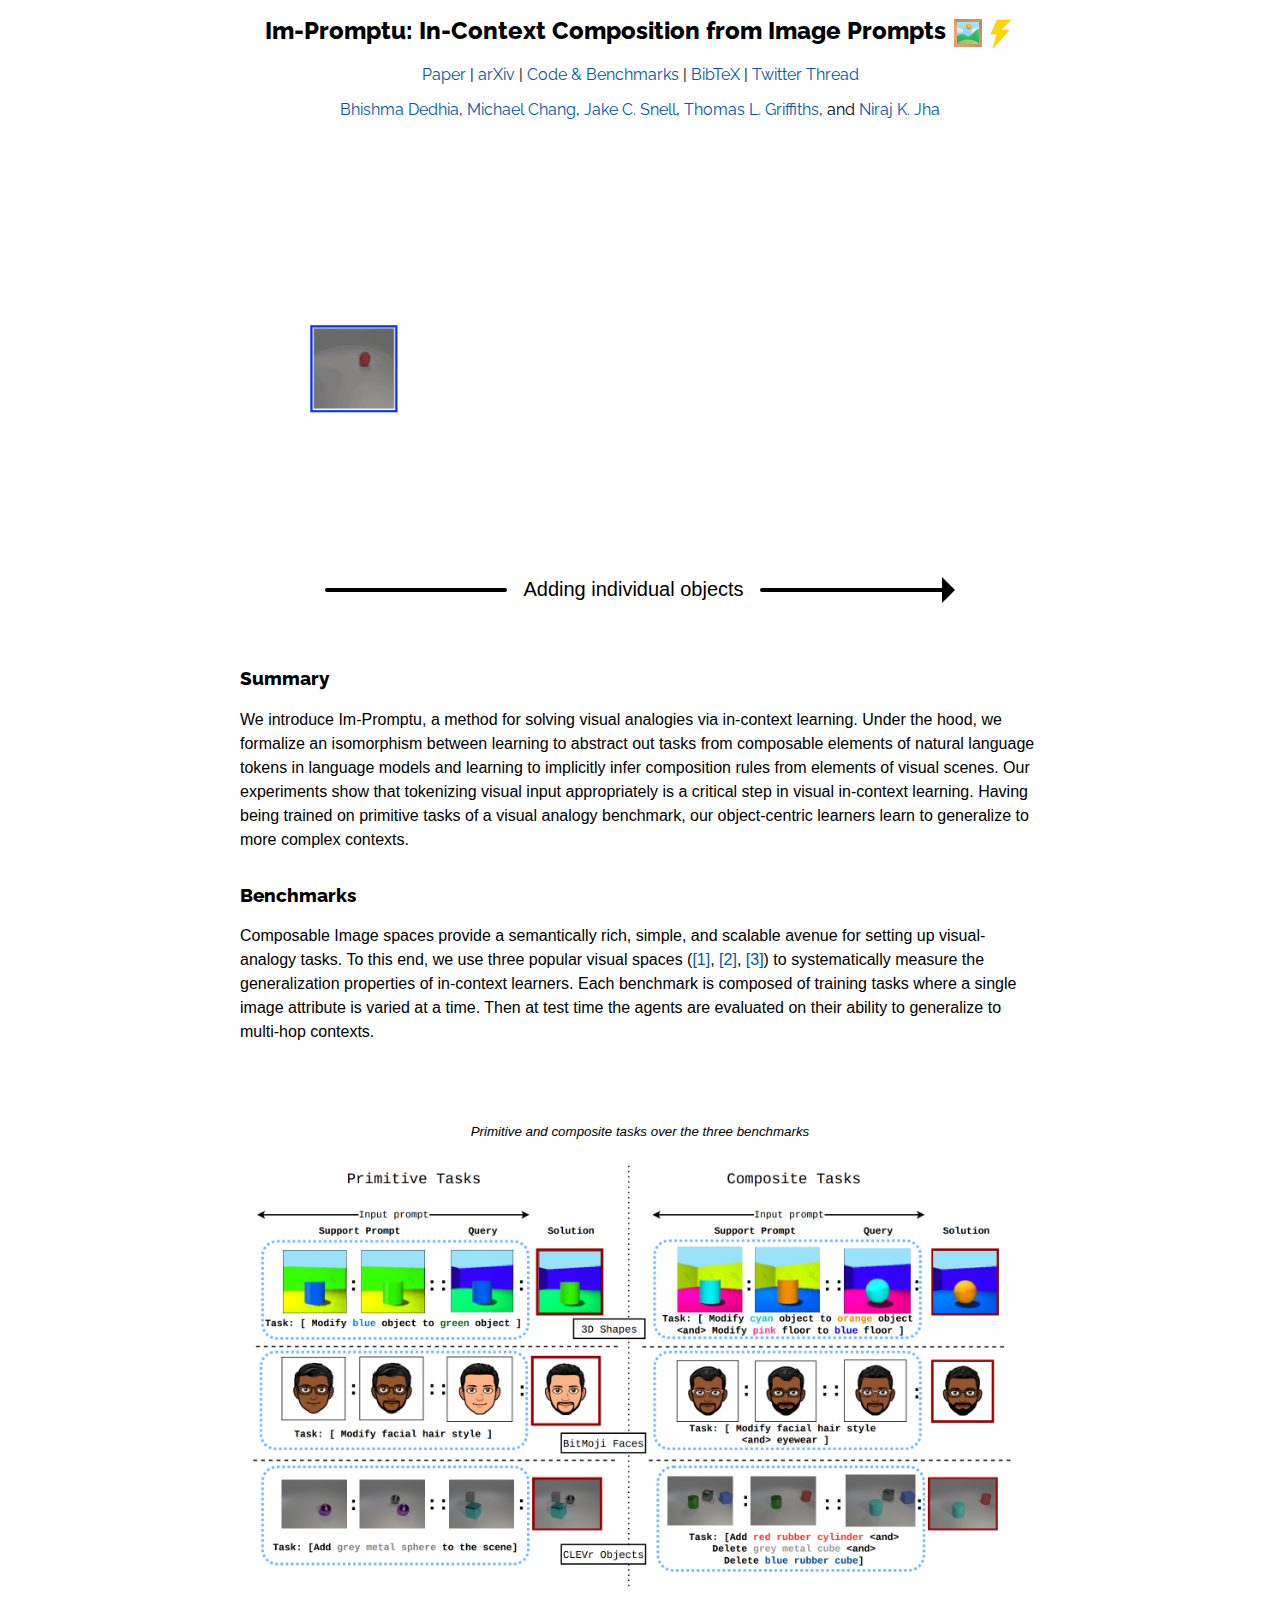
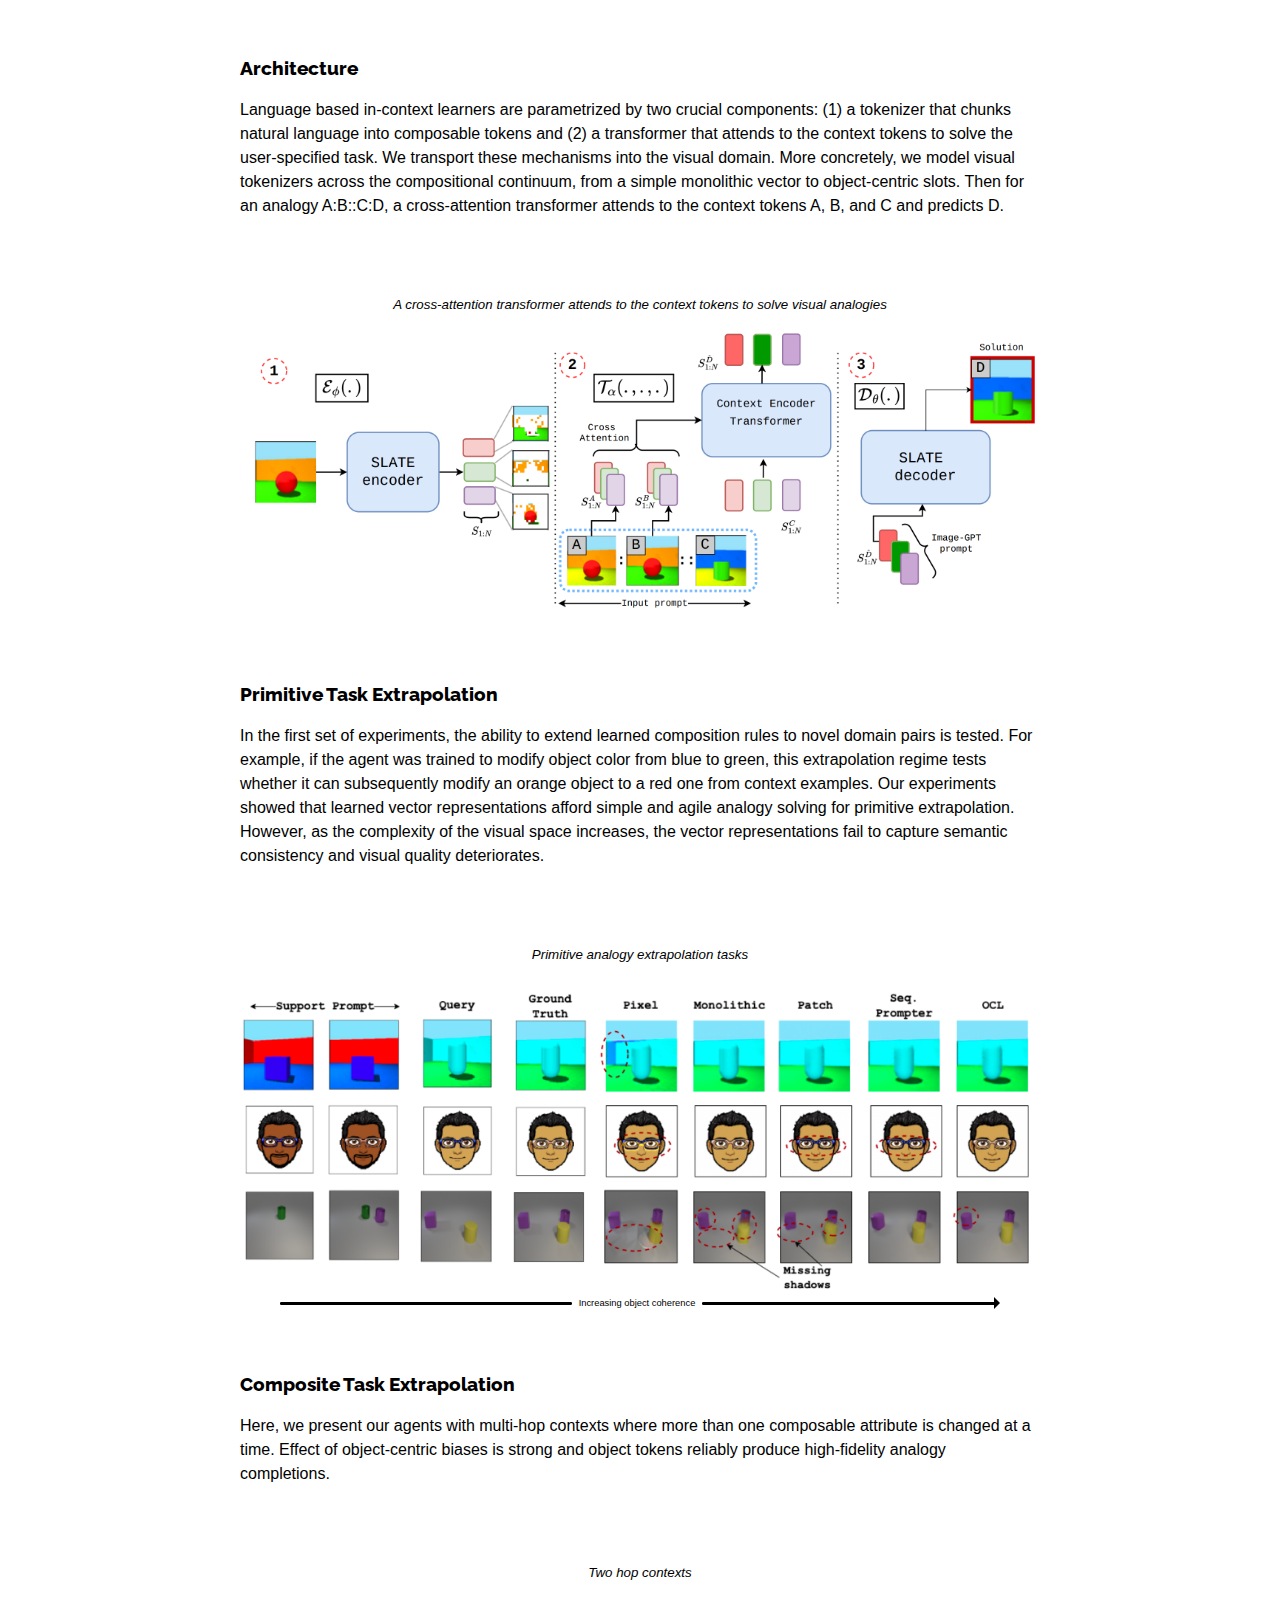
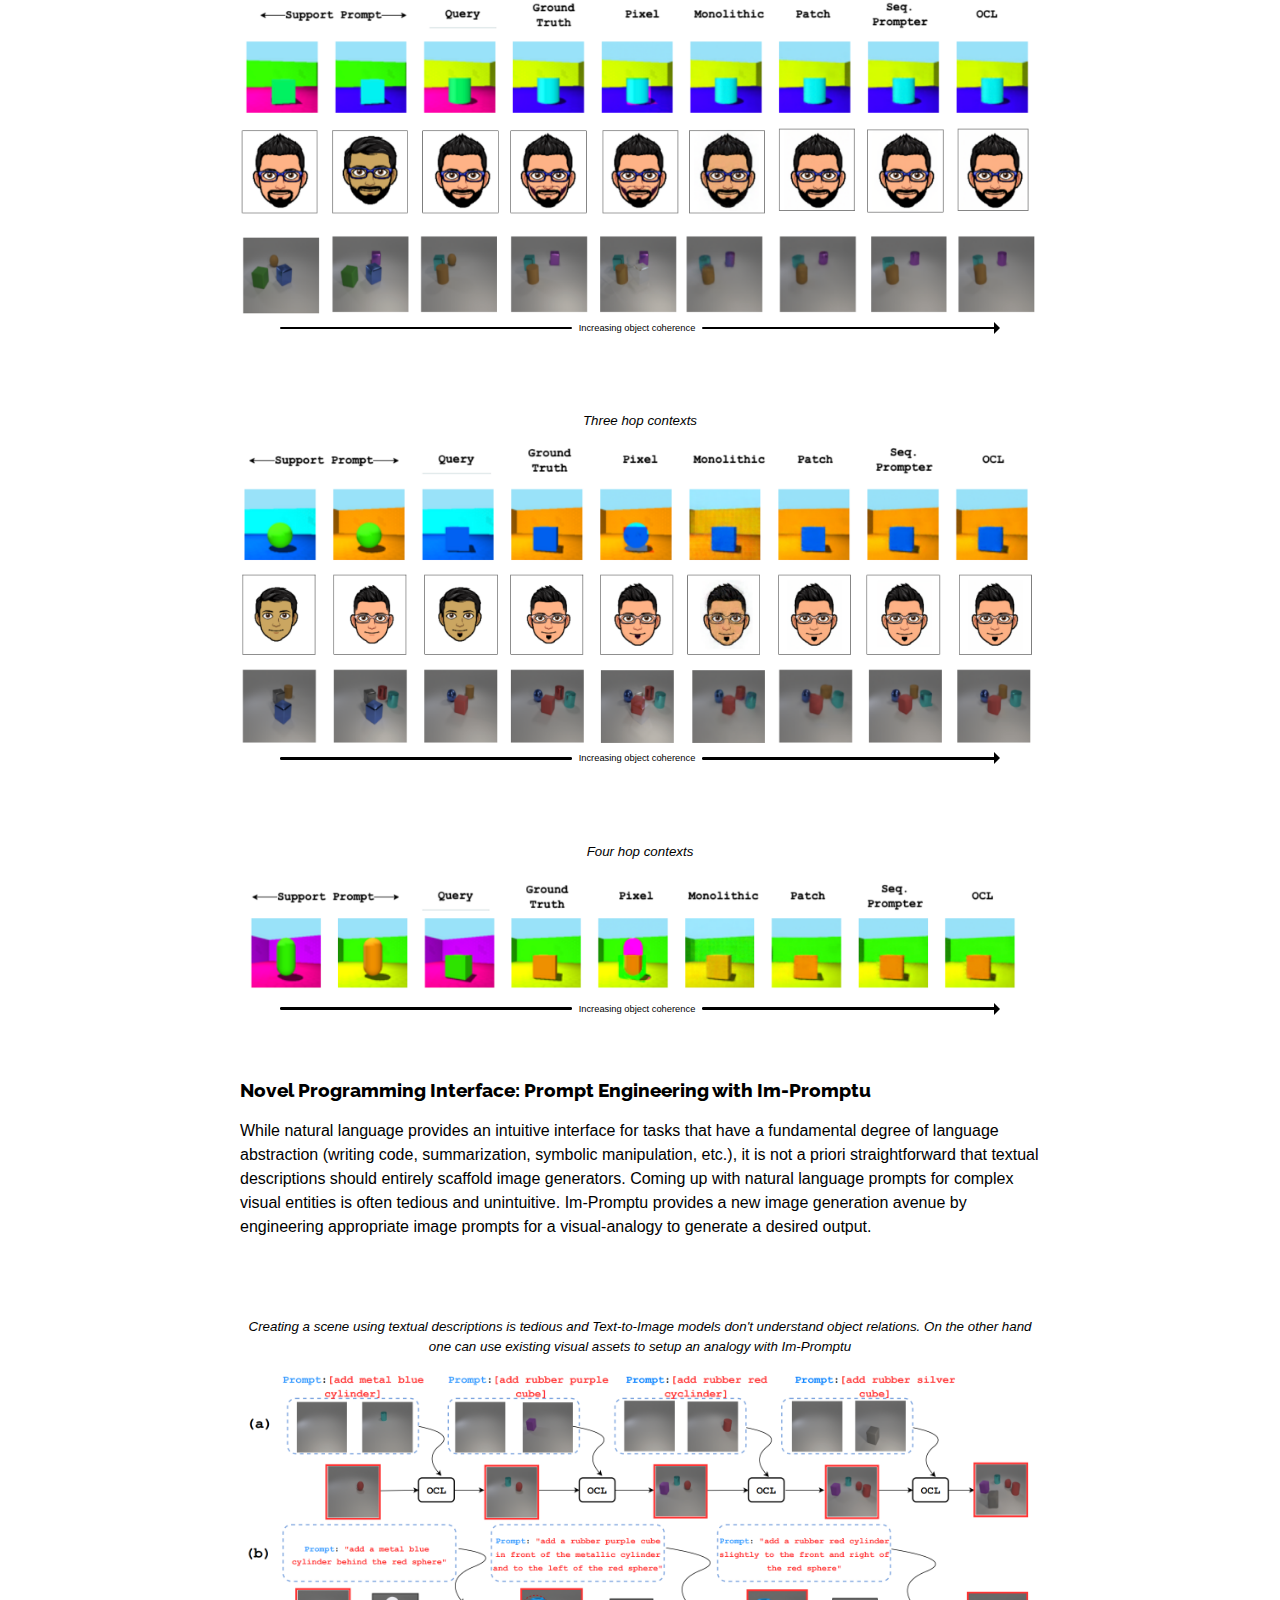
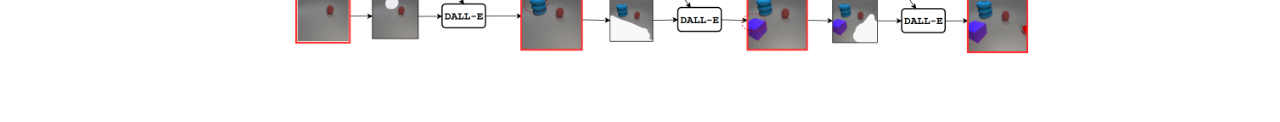
<file: docs/index.html>
<html lang="en" xmlns="http://www.w3.org/1999/xhtml">


<head>
<meta charset="utf-8" />
<meta name="viewport" content="width=device-width, initial-scale=1">

<title>Im-Promptu: In-Context Composition from Image Prompts</title>

<link rel="stylesheet" href="https://fonts.googleapis.com/css?family=Raleway|Open+Sans">
<link rel="stylesheet" href="./files/main.css">
</head>

<!-- Google tag (gtag.js) -->
<script async src="https://www.googletagmanager.com/gtag/js?id=G-DW8VJP7LGQ"></script>
<script>
  window.dataLayer = window.dataLayer || [];
  function gtag(){dataLayer.push(arguments);}
  gtag('js', new Date());

  gtag('config', 'G-DW8VJP7LGQ');
</script>

<body>
<div class="content-container">
    <h2 class="title">Im-Promptu: In-Context Composition from Image Prompts <img src="./files/picture.svg" style="height:32px;width:32px;vertical-align:middle"/><img src="./files/lightning.svg" style="height:32px;width:32px;vertical-align:middle"/></h2>

    <div class="links">
        <a href="./files/paper.pdf">Paper</a> |
        <a href="https://arxiv.org/abs/2305.17262">arXiv</a> |
        <a href="https://github.com/JHA-Lab/impromptu">Code & Benchmarks</a> |
        <a href="./files/bib.txt">BibTeX</a> |
        <a href="https://twitter.com/bhish_98/status/1664385391552786433">Twitter Thread</a>
    </div>

    <div class="authors">
        <a href="https://bhishmadedhia.com">Bhishma Dedhia</a>,
        <a href="https://mbchang.github.io/">Michael Chang</a>,
        <a href="https://www.jakesnell.com/">Jake C. Snell</a>,
        <a href="https://cocosci.princeton.edu/tom/index.php">Thomas L. Griffiths</a>,
        and <a href="">Niraj K. Jha</a>
    </div>

    <div class="teaser">
        <!-- <div class="teaser-title">Composing a scene</div> -->
        <img src="files/main.gif"/>
        <div class="teaser-subtitle">
            <span class="arrow-left"></span>
            <span class="arrow-text">Adding individual objects</span>
            <span class="arrow-right"></span>
            <span class="arrow-head"></span>
        </div>
    </div>

    <div class="summary">
        <h3>Summary</h3>
        <p>
            We introduce Im-Promptu, a method for solving visual analogies via in-context learning. Under the hood, we formalize an isomorphism between learning to abstract out tasks from composable elements of natural language tokens in language models and 
            learning to implicitly infer composition rules from elements of visual scenes. Our experiments show that tokenizing visual input appropriately is a critical step in visual in-context learning. Having being trained on primitive tasks of a visual analogy benchmark, our object-centric learners learn to generalize to more complex contexts.
    </div>

    <div class="datasets">
        <h3> Benchmarks</h3>
        <p>
            Composable Image spaces provide a semantically rich, simple, and scalable avenue for setting up visual-analogy tasks. To this end, we use three popular visual spaces
             (<a href="https://github.com/deepmind/3d-shapes">[1]</a>,  <a href="https://cs.stanford.edu/people/jcjohns/clevr/">[2]</a>, <a href="https://www.bitmoji.com/">[3]</a>) to systematically measure the generalization properties of in-context learners. Each benchmark is composed of training tasks where a single image attribute is varied at a time. Then at test time the agents are evaluated on their ability to generalize to multi-hop contexts.
        </p>
        
        <div class="center_picture">
        <p class="caption">Primitive and composite tasks over the three benchmarks</p>
        <img src="files/benchmark.png"/>
          </div>

      
    </div>

    <div class="architecture">
        <h3>Architecture</h3>
        <p>
            Language based in-context learners are parametrized by two crucial components: (1) a tokenizer that chunks natural language into composable tokens and (2) a transformer that attends to the context tokens to solve the user-specified task. We transport these mechanisms into the visual domain.
            More concretely, we model visual tokenizers across the compositional continuum, from a simple monolithic vector to object-centric slots. Then for an analogy A:B::C:D, a cross-attention transformer attends to the context tokens A, B, and C and predicts D.
        </p>
        <div class="center_picture">
            <p class="caption">A cross-attention transformer attends to the context tokens to solve visual analogies</p>

            <img src="files/architecture.png"/>
          
        </div>
    </div>

    <div class="results-section">
        <h3>Primitive Task Extrapolation</h3>
       <p> In the first set of experiments, the ability to extend learned composition rules to novel domain pairs is tested. For example, if the agent was trained to modify object color from blue to green, this extrapolation regime tests whether it can subsequently modify an orange object to a red one from context examples. Our experiments showed that learned vector representations afford simple and agile analogy solving for primitive extrapolation. However, as the complexity of the visual space increases, the vector representations fail to capture semantic consistency and visual quality deteriorates.</p>
       <div class="center_picture">
        <p class="caption">Primitive analogy extrapolation tasks</p>
        <img src="files/primtive_extrapolation.png"></img>
        <div class="subtitle">
            <span class="arrow-left results"></span>
            <span class="arrow-text results">Increasing object coherence</span>
            <span class="arrow-right results"></span>
            <span class="arrow-head results"></span>
        </div>
        </div>
            
    </div>
       
    <div class="results-section">
        <h3>Composite Task Extrapolation</h3>
        <p> Here, we present our agents with multi-hop contexts where more than one composable attribute is changed at a time. Effect of object-centric biases is strong and object tokens reliably produce high-fidelity analogy completions. </p>
        <div class="center_picture">
            <p class="caption">Two hop contexts</p>
            <img src="files/two_hop.png"></img>
            <div class="subtitle">
                <span class="arrow-left results"></span>
                <span class="arrow-text results">Increasing object coherence</span>
                <span class="arrow-right results"></span>
                <span class="arrow-head results"></span>
            </div>
        </div>
        <div class="center_picture">
            <p class="caption">Three hop contexts</p>
            <img src="files/three_hop.png"></img>
            <div class="subtitle">
                <span class="arrow-left results"></span>
                <span class="arrow-text results">Increasing object coherence</span>
                <span class="arrow-right results"></span>
                <span class="arrow-head results"></span>
            </div>
        </div>
        <div class="center_picture">
            <p class="caption">Four hop contexts</p>
            <img src="files/four_hop.png"></img>
            <div class="subtitle">
                <span class="arrow-left results"></span>
                <span class="arrow-text results">Increasing object coherence</span>
                <span class="arrow-right results"></span>
                <span class="arrow-head results"></span>
            </div>
        </div>
    
    </div>
    <div class="results-section">
    <h3>Novel Programming Interface: Prompt Engineering with Im-Promptu</h3>
    <p>While natural language provides an intuitive interface for tasks
        that have a fundamental degree of language abstraction (writing code, summarization, symbolic
        manipulation, etc.), it is not a priori straightforward that textual descriptions should entirely scaffold image
        generators. Coming up with natural language prompts for complex visual entities is often tedious
        and unintuitive. Im-Promptu provides a new image generation avenue by engineering appropriate image prompts for a visual-analogy to generate a desired output.</p>
        
        <div class="center_picture">
        <p class="caption">Creating a scene using textual descriptions is tedious and Text-to-Image models don't understand object relations. On the other hand one can use existing visual assets to setup an analogy with Im-Promptu</p>
        <img src="files/prompt_engineering.png"></img>
        </div>
    </div>
    
</div>
</div>
</body>

</html>
</file>
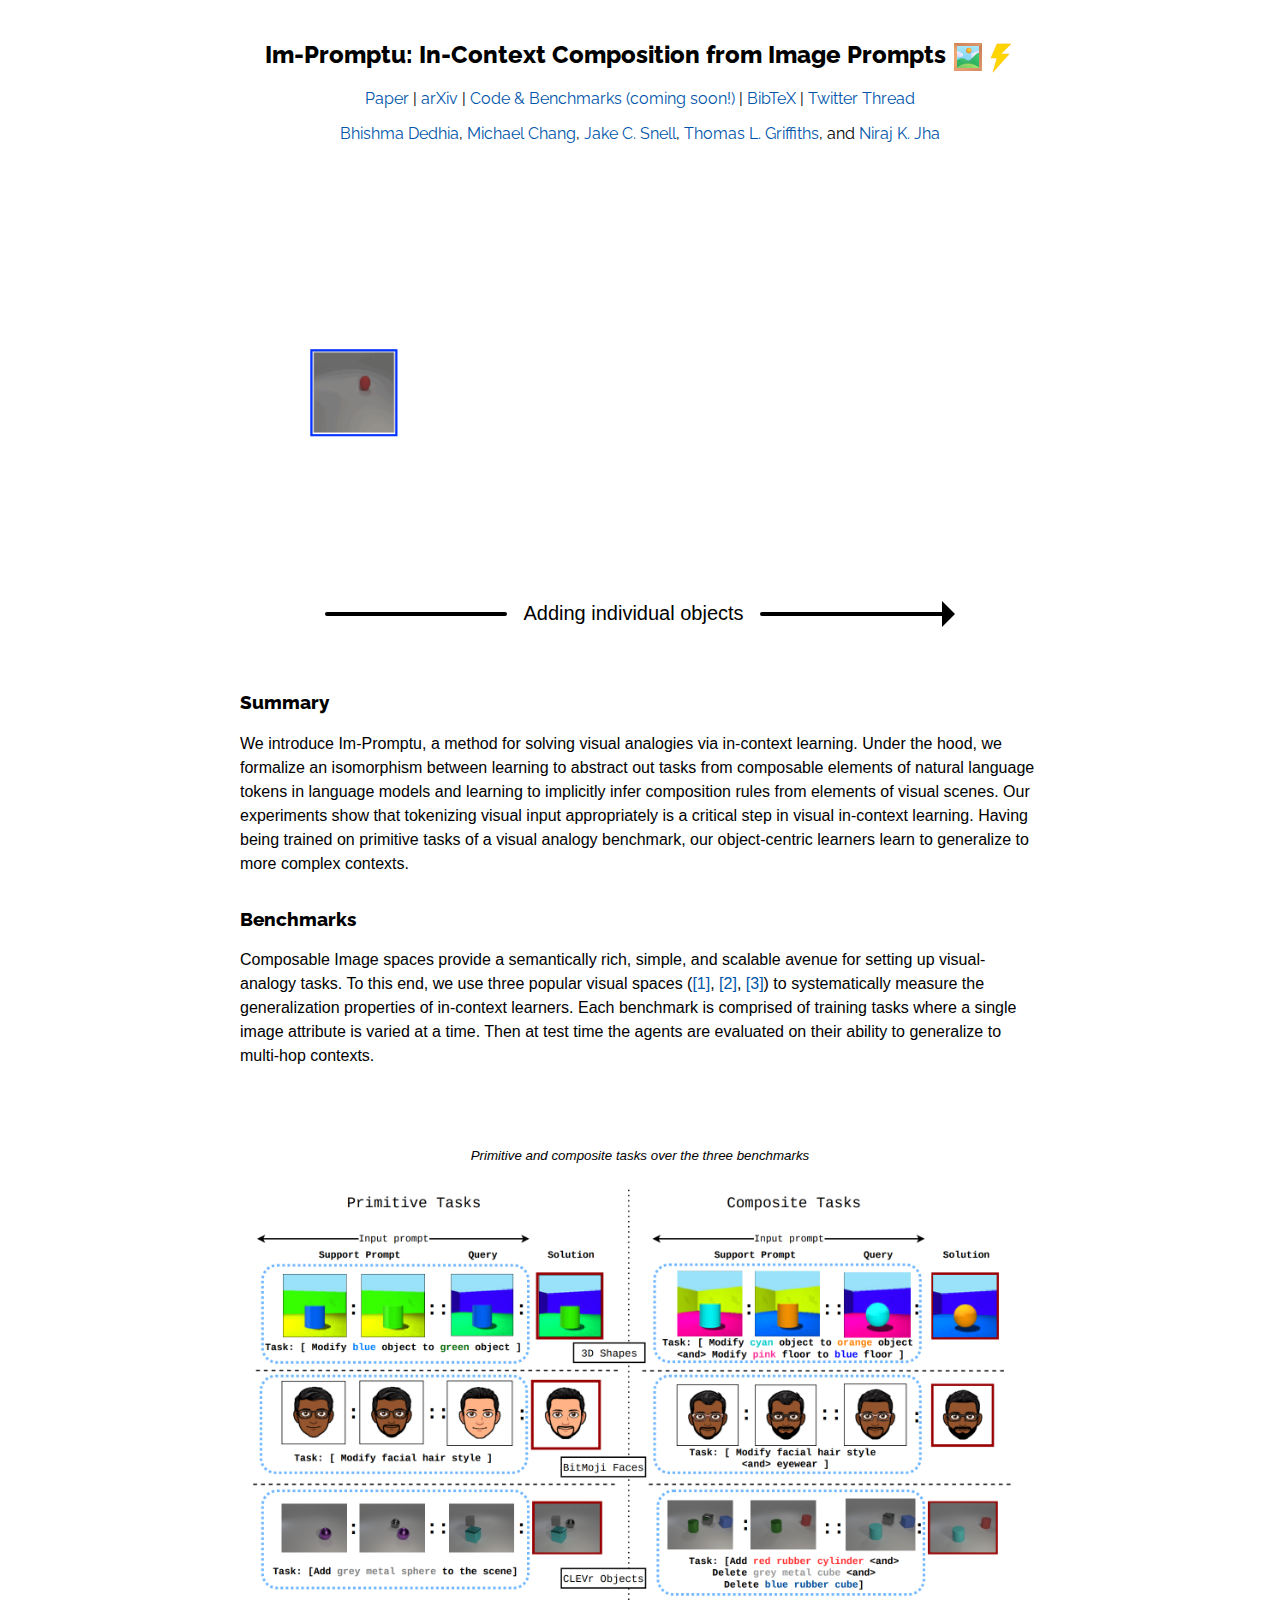
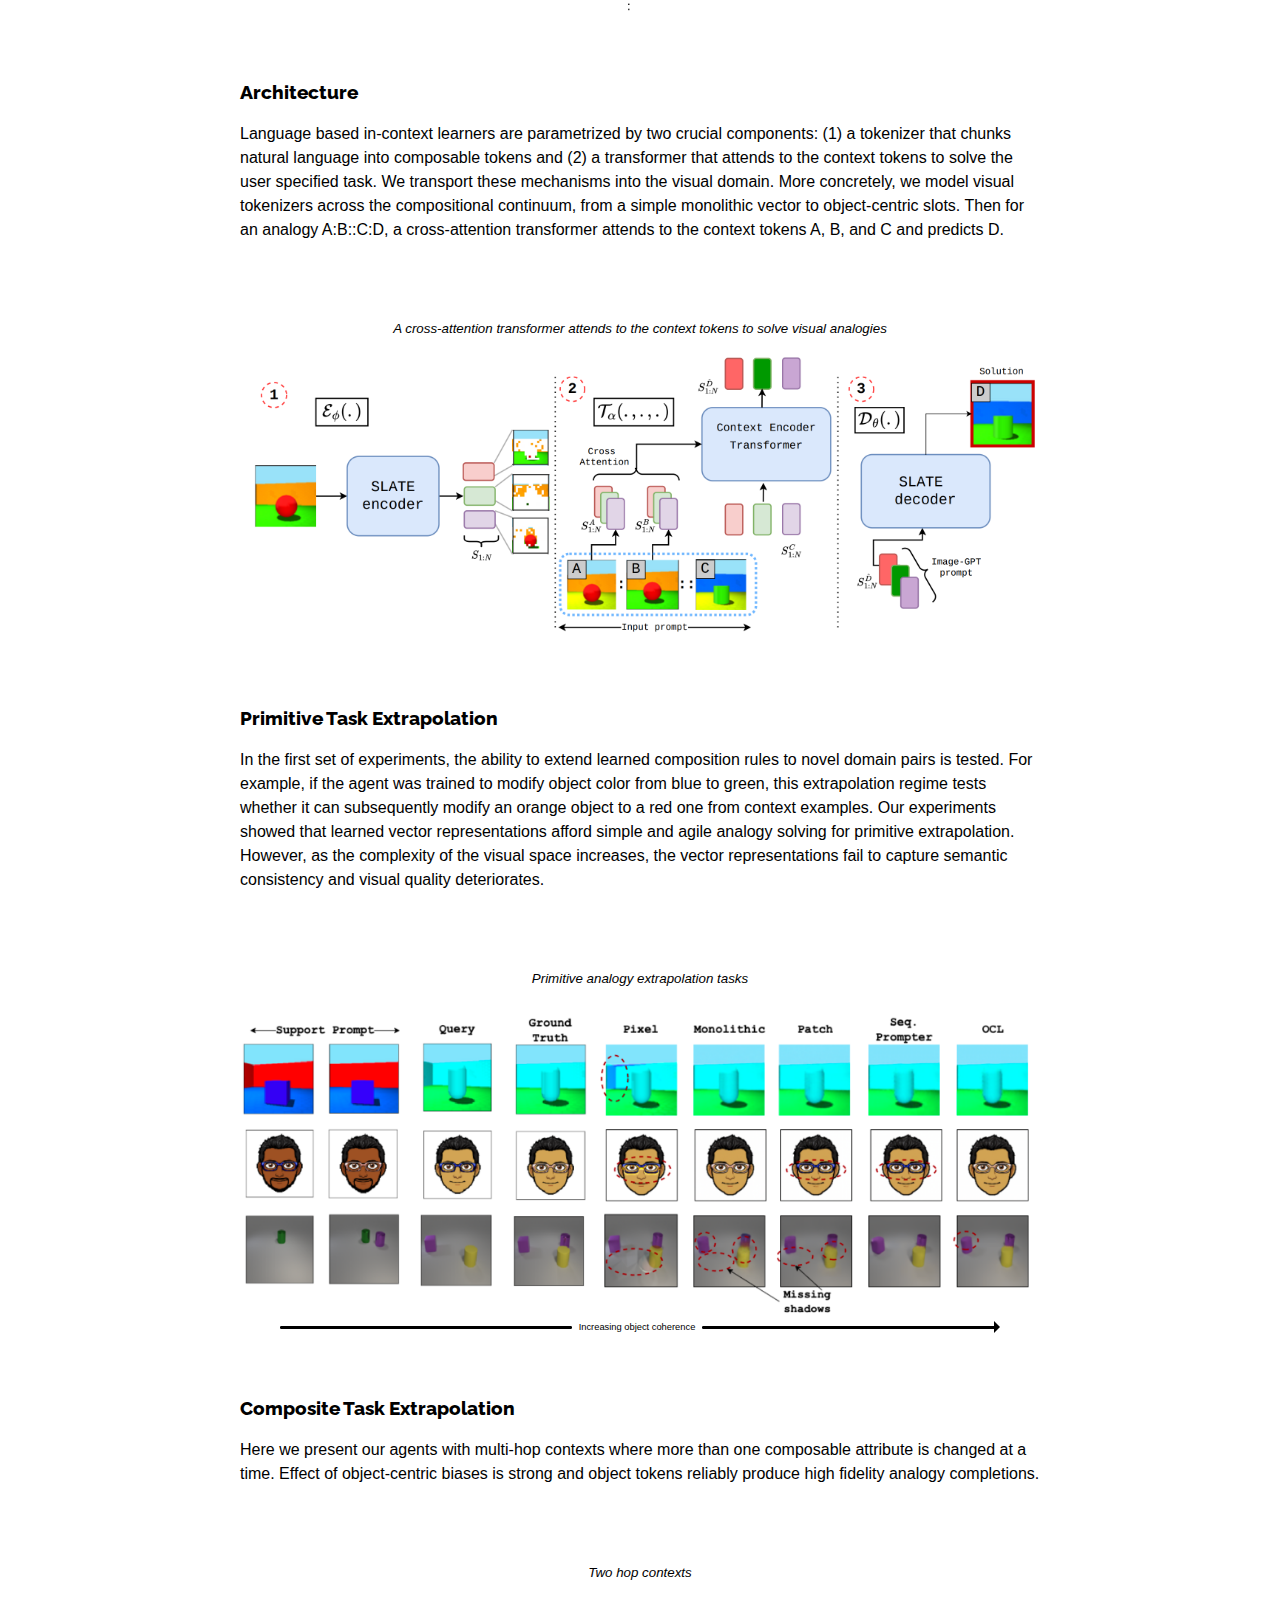
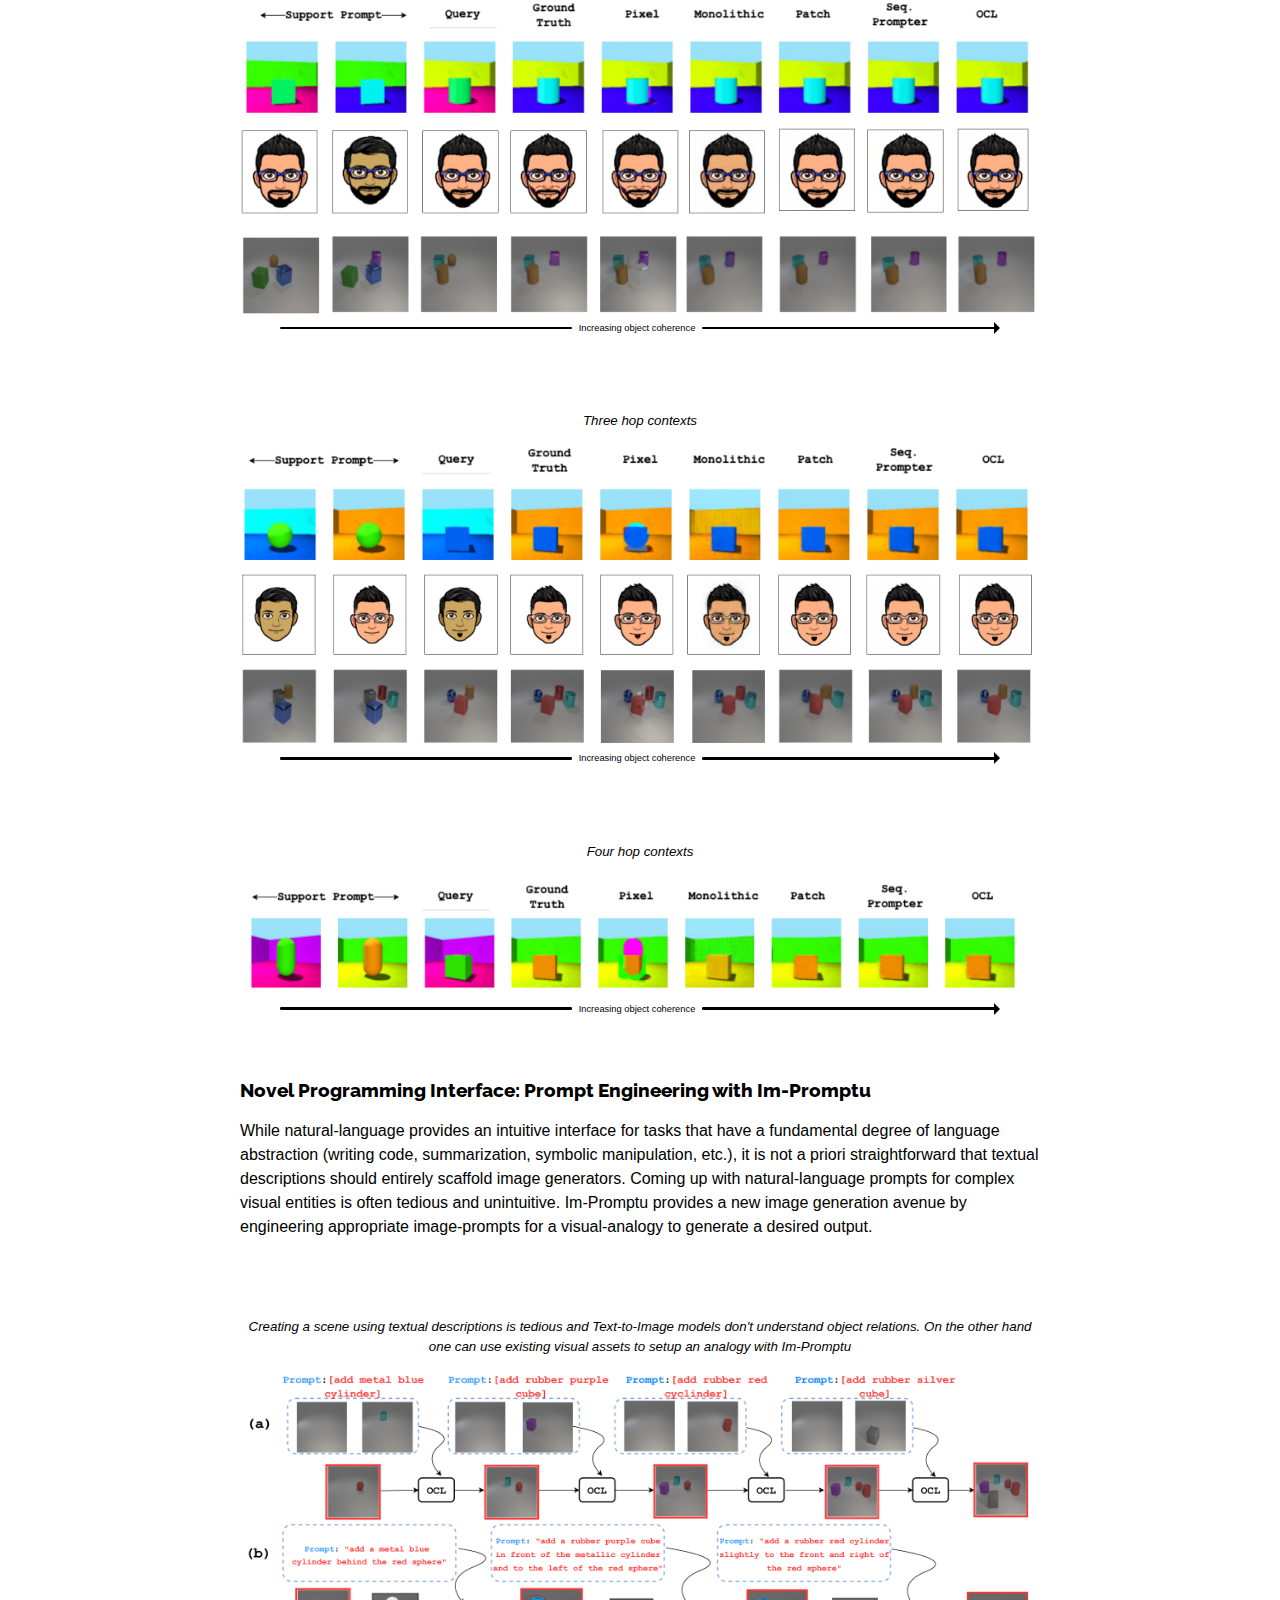
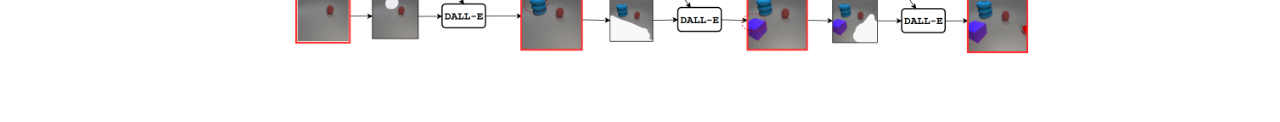
<file: website/index.html>
<html lang="en" xmlns="http://www.w3.org/1999/xhtml">


<head>
<meta charset="utf-8" />
<meta name="viewport" content="width=device-width, initial-scale=1">

<title>Im-Promptu: In-Context Composition from Image Prompts</title>

<link rel="stylesheet" href="https://fonts.googleapis.com/css?family=Raleway|Open+Sans">
<link rel="stylesheet" href="./files/main.css">
</head>

<!-- Google tag (gtag.js) -->
<script async src="https://www.googletagmanager.com/gtag/js?id=G-DW8VJP7LGQ"></script>
<script>
  window.dataLayer = window.dataLayer || [];
  function gtag(){dataLayer.push(arguments);}
  gtag('js', new Date());

  gtag('config', 'G-DW8VJP7LGQ');
</script>

<body>
<div class="content-container">
    <h2 class="title">Im-Promptu: In-Context Composition from Image Prompts <img src="./files/picture.svg" style="height:32px;width:32px;vertical-align:middle"/><img src="./files/lightning.svg" style="height:32px;width:32px;vertical-align:middle"/></h2>

    <div class="links">
        <a href="./files/paper.pdf">Paper</a> |
        <a href="https://arxiv.org/abs/2305.17262">arXiv</a> |
        <a href="">Code & Benchmarks (coming soon!)</a> |
        <a href="./files/bib.txt">BibTeX</a> |
        <a href="https://twitter.com/bhish_98/status/1664385391552786433">Twitter Thread</a>
    </div>

    <div class="authors">
        <a href="https://bhishmadedhia.com">Bhishma Dedhia</a>,
        <a href="https://mbchang.github.io/">Michael Chang</a>,
        <a href="https://www.jakesnell.com/">Jake C. Snell</a>,
        <a href="https://cocosci.princeton.edu/tom/index.php">Thomas L. Griffiths</a>,
        and <a href="">Niraj K. Jha</a>
    </div>

    <div class="teaser">
        <!-- <div class="teaser-title">Composing a scene</div> -->
        <img src="files/main.gif"/>
        <div class="teaser-subtitle">
            <span class="arrow-left"></span>
            <span class="arrow-text">Adding individual objects</span>
            <span class="arrow-right"></span>
            <span class="arrow-head"></span>
        </div>
    </div>

    <div class="summary">
        <h3>Summary</h3>
        <p>
            We introduce Im-Promptu, a method for solving visual analogies via in-context learning. Under the hood, we formalize an isomorphism between learning to abstract out tasks from composable elements of natural language tokens in language models and 
            learning to implicitly infer composition rules from elements of visual scenes. Our experiments show that tokenizing visual input appropriately is a critical step in visual in-context learning. Having being trained on primitive tasks of a visual analogy benchmark, our object-centric learners learn to generalize to more complex contexts.
    </div>

    <div class="datasets">
        <h3> Benchmarks</h3>
        <p>
            Composable Image spaces provide a semantically rich, simple, and scalable avenue for setting up visual-analogy tasks. To this end, we use three popular visual spaces
             (<a href="https://github.com/deepmind/3d-shapes">[1]</a>,  <a href="https://cs.stanford.edu/people/jcjohns/clevr/">[2]</a>, <a href="https://www.bitmoji.com/">[3]</a>) to systematically measure the generalization properties of in-context learners. Each benchmark is comprised of training tasks where a single image attribute is varied at a time. Then at test time the agents are evaluated on their ability to generalize to multi-hop contexts.
        </p>
        
        <div class="center_picture">
        <p class="caption">Primitive and composite tasks over the three benchmarks</p>
        <img src="files/benchmark.png"/>
          </div>

      
    </div>

    <div class="architecture">
        <h3>Architecture</h3>
        <p>
            Language based in-context learners are parametrized by two crucial components: (1) a tokenizer that chunks natural language into composable tokens and (2) a transformer that attends to the context tokens to solve the user specified task. We transport these mechanisms into the visual domain.
            More concretely, we model visual tokenizers across the compositional continuum, from a simple monolithic vector to object-centric slots. Then for an analogy A:B::C:D, a cross-attention transformer attends to the context tokens A, B, and C and predicts D.
        </p>
        <div class="center_picture">
            <p class="caption">A cross-attention transformer attends to the context tokens to solve visual analogies</p>

            <img src="files/architecture.png"/>
          
        </div>
    </div>

    <div class="results-section">
        <h3>Primitive Task Extrapolation</h3>
       <p> In the first set of experiments, the ability to extend learned composition rules to novel domain pairs is tested. For example, if the agent was trained to modify object color from blue to green, this extrapolation regime tests whether it can subsequently modify an orange object to a red one from context examples. Our experiments showed that learned vector representations afford simple and agile analogy solving for primitive extrapolation. However, as the complexity of the visual space increases, the vector representations fail to capture semantic consistency and visual quality deteriorates.</p>
       <div class="center_picture">
        <p class="caption">Primitive analogy extrapolation tasks</p>
        <img src="files/primtive_extrapolation.png"></img>
        <div class="subtitle">
            <span class="arrow-left results"></span>
            <span class="arrow-text results">Increasing object coherence</span>
            <span class="arrow-right results"></span>
            <span class="arrow-head results"></span>
        </div>
        </div>
            
    </div>
       
    <div class="results-section">
        <h3>Composite Task Extrapolation</h3>
        <p> Here we present our agents with multi-hop contexts where more than one composable attribute is changed at a time. Effect of object-centric biases is strong and object tokens reliably produce high fidelity analogy completions. </p>
        <div class="center_picture">
            <p class="caption">Two hop contexts</p>
            <img src="files/two_hop.png"></img>
            <div class="subtitle">
                <span class="arrow-left results"></span>
                <span class="arrow-text results">Increasing object coherence</span>
                <span class="arrow-right results"></span>
                <span class="arrow-head results"></span>
            </div>
        </div>
        <div class="center_picture">
            <p class="caption">Three hop contexts</p>
            <img src="files/three_hop.png"></img>
            <div class="subtitle">
                <span class="arrow-left results"></span>
                <span class="arrow-text results">Increasing object coherence</span>
                <span class="arrow-right results"></span>
                <span class="arrow-head results"></span>
            </div>
        </div>
        <div class="center_picture">
            <p class="caption">Four hop contexts</p>
            <img src="files/four_hop.png"></img>
            <div class="subtitle">
                <span class="arrow-left results"></span>
                <span class="arrow-text results">Increasing object coherence</span>
                <span class="arrow-right results"></span>
                <span class="arrow-head results"></span>
            </div>
        </div>
    
    </div>
    <div class="results-section">
    <h3>Novel Programming Interface: Prompt Engineering with Im-Promptu</h3>
    <p>While natural-language provides an intuitive interface for tasks
        that have a fundamental degree of language abstraction (writing code, summarization, symbolic
        manipulation, etc.), it is not a priori straightforward that textual descriptions should entirely scaffold image
        generators. Coming up with natural-language prompts for complex visual entities is often tedious
        and unintuitive. Im-Promptu provides a new image generation avenue by engineering appropriate image-prompts for a visual-analogy to generate a desired output.</p>
        
        <div class="center_picture">
        <p class="caption">Creating a scene using textual descriptions is tedious and Text-to-Image models don't understand object relations. On the other hand one can use existing visual assets to setup an analogy with Im-Promptu</p>
        <img src="files/prompt_engineering.png"></img>
        </div>
    </div>
    
</div>
</div>
</body>

</html>
</file>
<file: docs/files/main.css>
body {
    font-family: "Roboto", sans-serif;
    font-size: 12pt;
}

p {
    line-height: 1.5;
}

.content-container {
    max-width: 800px;
    margin: 0 auto;
}

h2,
h3 {
    font-weight: 800;
    font-family: "Raleway", sans-serif;
    font-variant-ligatures: no-common-ligatures;
}

img {
    width: 100%;
    height: 100%;
    object-fit: cover;
}

.title {
    margin: 1rem auto 1rem auto;
}

.links {
    font-size: 12pt;
    margin: 1rem auto;
}

.title,
.links,
.authors,
.footnote {
    font-family: "Raleway", sans-serif;
    text-align: center;
}

a {
    color: #0055AA;
    text-decoration: inherit;
}

a:hover {
    text-decoration: underline;
}

a:visited {
    color: #0055AA;
}

.footnote {
    font-size: 11pt;
    margin-top: 0.2rem;
}

.teaser {
    margin: 4rem auto 4rem auto;
    max-width: 700px;
    display: flex;
    flex-direction: column;
}

.center_picture {
    margin: 4rem auto 4rem auto;
    max-width: 900px;
    display: flex;
    flex-direction: column;
}
.center_picture>.subtitle{
    text-align: center;
    display: flex;
    justify-content: center;
    align-items: center;
}



.teaser>.teaser-title {
    font-size: 11pt;
    text-align: center;
}

.teaser>.teaser-row {
    display: grid;
    grid-template-columns: repeat(6, 1fr);
    border: 3pt solid #424242;
    border-radius: 3px;
    margin-bottom: 1rem;
    margin-top: 0.2rem;
}

.teaser>.teaser-subtitle {
    text-align: center;
    display: flex;
    justify-content: center;
    align-items: center;
}

.arrow-text {
    font-size: 15pt;
    margin: auto 1rem;
}

.arrow-right,
.arrow-left {
    flex-grow: 1;
    height: 3.5pt;
    display: block;
    padding: 0;
    background-color: black;
}

.arrow-left {
    border-radius: 2pt;
    margin-left: 5%;
}

.arrow-right {
    border-radius: 2pt 0 0 2pt;
}

.arrow-head {
    width: 0;
    height: 0;
    border-top: 10pt solid transparent;
    border-bottom: 10pt solid transparent;
    border-left: 10pt solid black;
    margin-right: 5%;
}

.summary {
    margin-bottom: 2rem;
}

.caption {
    font-size: 10pt;
    font-style: italic;
    text-align: center;
}

.results-section {
    margin: 2rem auto 3rem auto;
}

.results-grid {
    display: flex;
    flex-wrap: wrap;
    gap: 1rem;
    justify-content: center;
}

.results-grid>div{
    display: grid;
    grid-template-columns: repeat(3, 1fr);
    grid-template-rows: fit-content(100%);
    max-width: 45%;
    min-width: 350px;
    gap: 0.1rem;
    align-items: center;
    justify-items: center;
    margin: auto 0;
}

.results-grid>div>div {
    grid-column: 1 / -1;
    display: flex;
    justify-self: center;
    width: 100%;
    align-items: center;
}

.arrow-text.results {
    font-size: 7pt;
    margin: auto 0.4rem;
}

.arrow-right.results,
.arrow-left.results {
    height: 2.0pt;
}

.arrow-left.results {
    border-radius: 1pt;
}

.arrow-right.results {
    border-radius: 1pt 0 0 1pt;
}

.arrow-head.results {
    border-top: 5pt solid transparent;
    border-bottom: 5pt solid transparent;
    border-left: 5pt solid black;
}

.results-grid>div>span {
    grid-column: 1 / -1;
    justify-self: center;
    margin-bottom: 0.2rem;
}
</file>
<file: website/files/main.css>
body {
    font-family: "Roboto", sans-serif;
    font-size: 12pt;
}

p {
    line-height: 1.5;
}

.content-container {
    max-width: 800px;
    margin: 0 auto;
}

h2,
h3 {
    font-weight: 800;
    font-family: "Raleway", sans-serif;
    font-variant-ligatures: no-common-ligatures;
}

img {
    width: 100%;
    height: 100%;
    object-fit: cover;
}

.title {
    margin: 2.5rem auto 1rem auto;
}

.links {
    font-size: 12pt;
    margin: 1rem auto;
}

.title,
.links,
.authors,
.footnote {
    font-family: "Raleway", sans-serif;
    text-align: center;
}

a {
    color: #0055AA;
    text-decoration: inherit;
}

a:hover {
    text-decoration: underline;
}

a:visited {
    color: #0055AA;
}

.footnote {
    font-size: 11pt;
    margin-top: 0.2rem;
}

.teaser {
    margin: 4rem auto 4rem auto;
    max-width: 700px;
    display: flex;
    flex-direction: column;
}

.center_picture {
    margin: 4rem auto 4rem auto;
    max-width: 900px;
    display: flex;
    flex-direction: column;
}
.center_picture>.subtitle{
    text-align: center;
    display: flex;
    justify-content: center;
    align-items: center;
}



.teaser>.teaser-title {
    font-size: 11pt;
    text-align: center;
}

.teaser>.teaser-row {
    display: grid;
    grid-template-columns: repeat(6, 1fr);
    border: 3pt solid #424242;
    border-radius: 3px;
    margin-bottom: 1rem;
    margin-top: 0.2rem;
}

.teaser>.teaser-subtitle {
    text-align: center;
    display: flex;
    justify-content: center;
    align-items: center;
}

.arrow-text {
    font-size: 15pt;
    margin: auto 1rem;
}

.arrow-right,
.arrow-left {
    flex-grow: 1;
    height: 3.5pt;
    display: block;
    padding: 0;
    background-color: black;
}

.arrow-left {
    border-radius: 2pt;
    margin-left: 5%;
}

.arrow-right {
    border-radius: 2pt 0 0 2pt;
}

.arrow-head {
    width: 0;
    height: 0;
    border-top: 10pt solid transparent;
    border-bottom: 10pt solid transparent;
    border-left: 10pt solid black;
    margin-right: 5%;
}

.summary {
    margin-bottom: 2rem;
}

.caption {
    font-size: 10pt;
    font-style: italic;
    text-align: center;
}

.results-section {
    margin: 2rem auto 3rem auto;
}

.results-grid {
    display: flex;
    flex-wrap: wrap;
    gap: 1rem;
    justify-content: center;
}

.results-grid>div{
    display: grid;
    grid-template-columns: repeat(3, 1fr);
    grid-template-rows: fit-content(100%);
    max-width: 45%;
    min-width: 350px;
    gap: 0.1rem;
    align-items: center;
    justify-items: center;
    margin: auto 0;
}

.results-grid>div>div {
    grid-column: 1 / -1;
    display: flex;
    justify-self: center;
    width: 100%;
    align-items: center;
}

.arrow-text.results {
    font-size: 7pt;
    margin: auto 0.4rem;
}

.arrow-right.results,
.arrow-left.results {
    height: 2.0pt;
}

.arrow-left.results {
    border-radius: 1pt;
}

.arrow-right.results {
    border-radius: 1pt 0 0 1pt;
}

.arrow-head.results {
    border-top: 5pt solid transparent;
    border-bottom: 5pt solid transparent;
    border-left: 5pt solid black;
}

.results-grid>div>span {
    grid-column: 1 / -1;
    justify-self: center;
    margin-bottom: 0.2rem;
}
</file>
